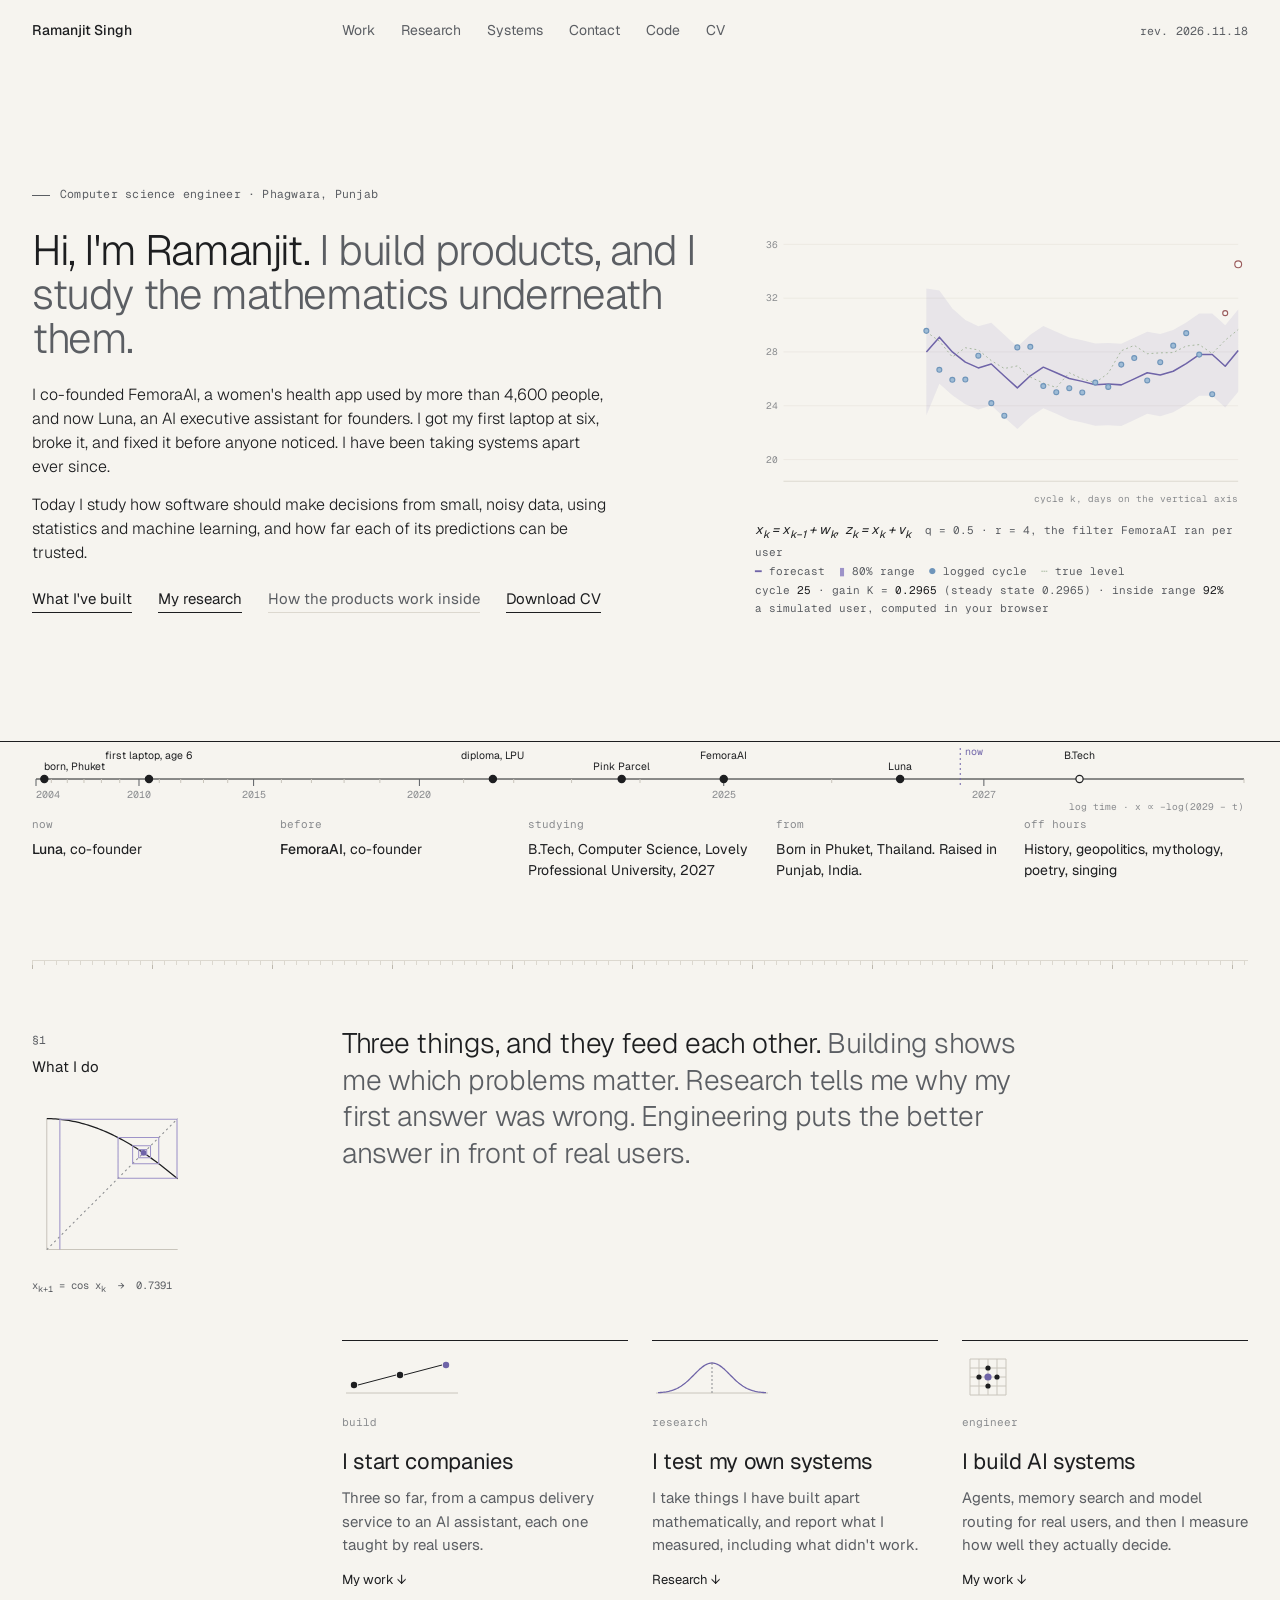
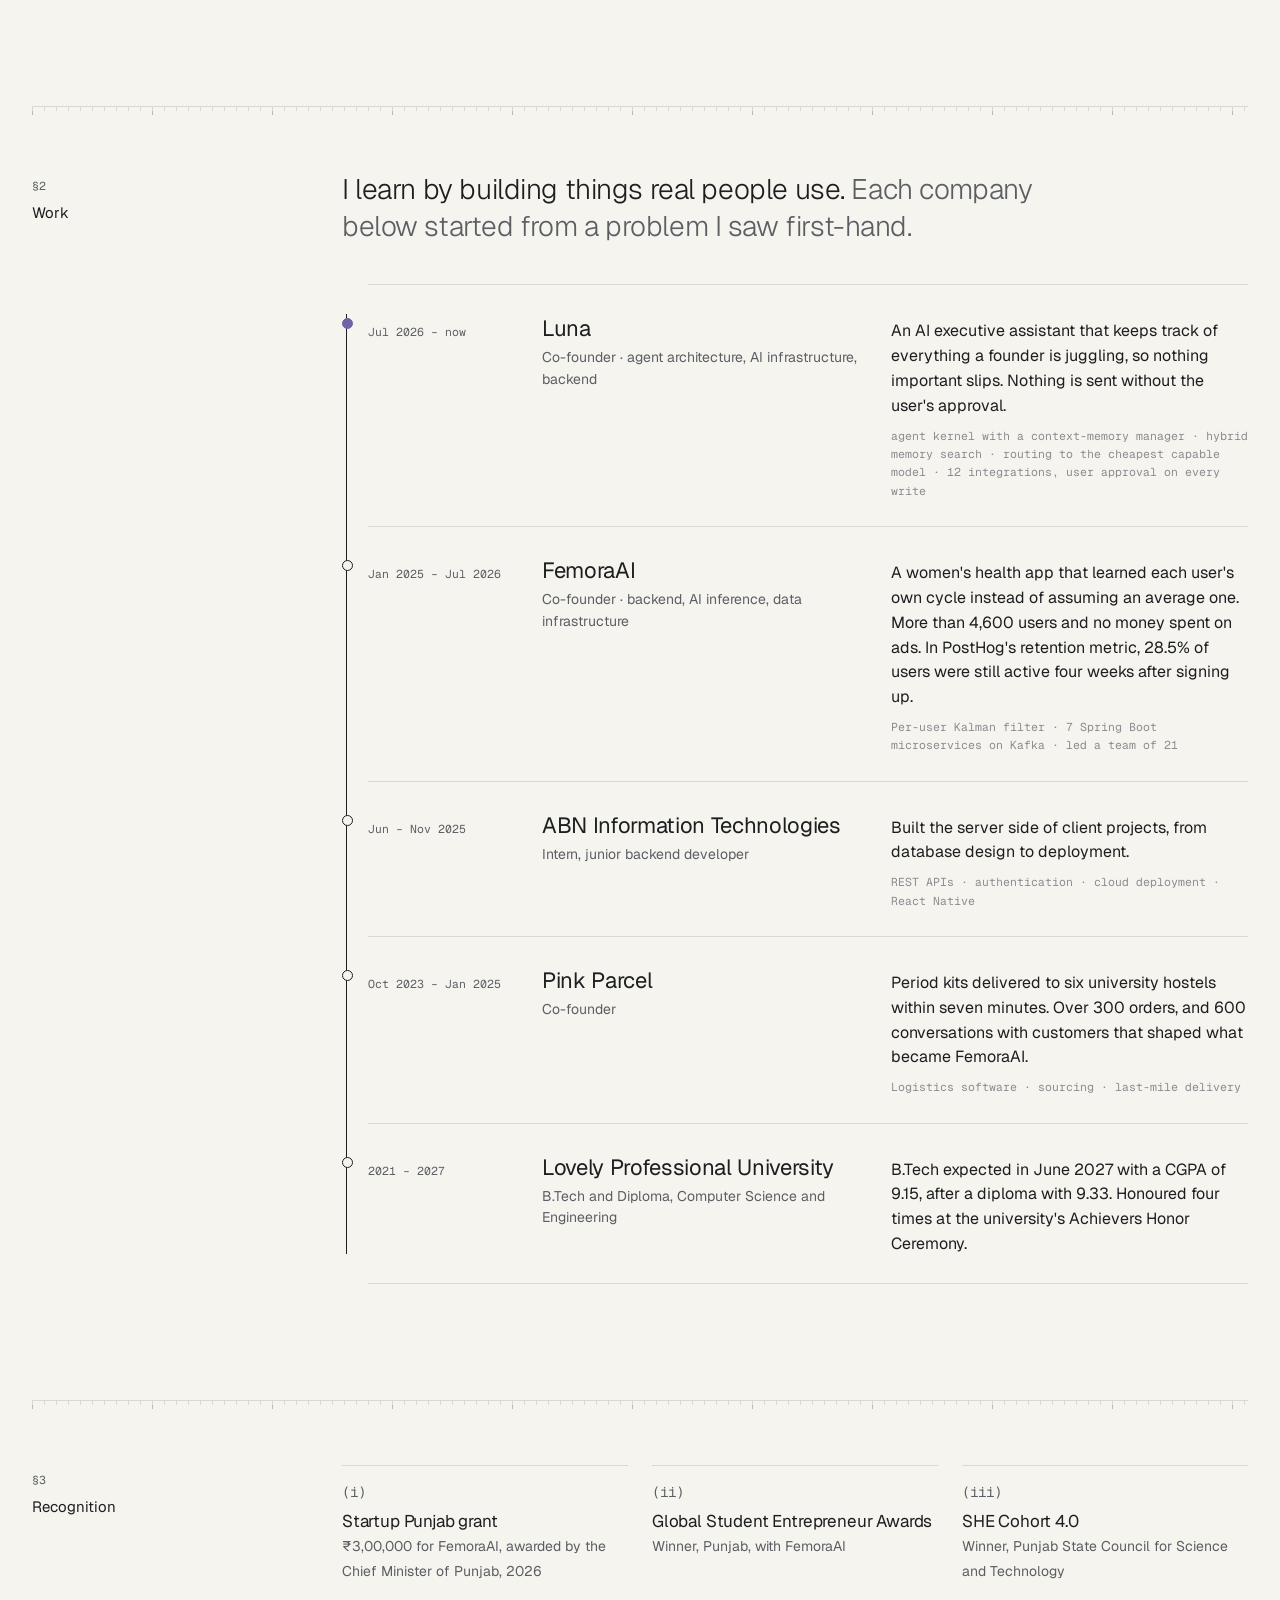
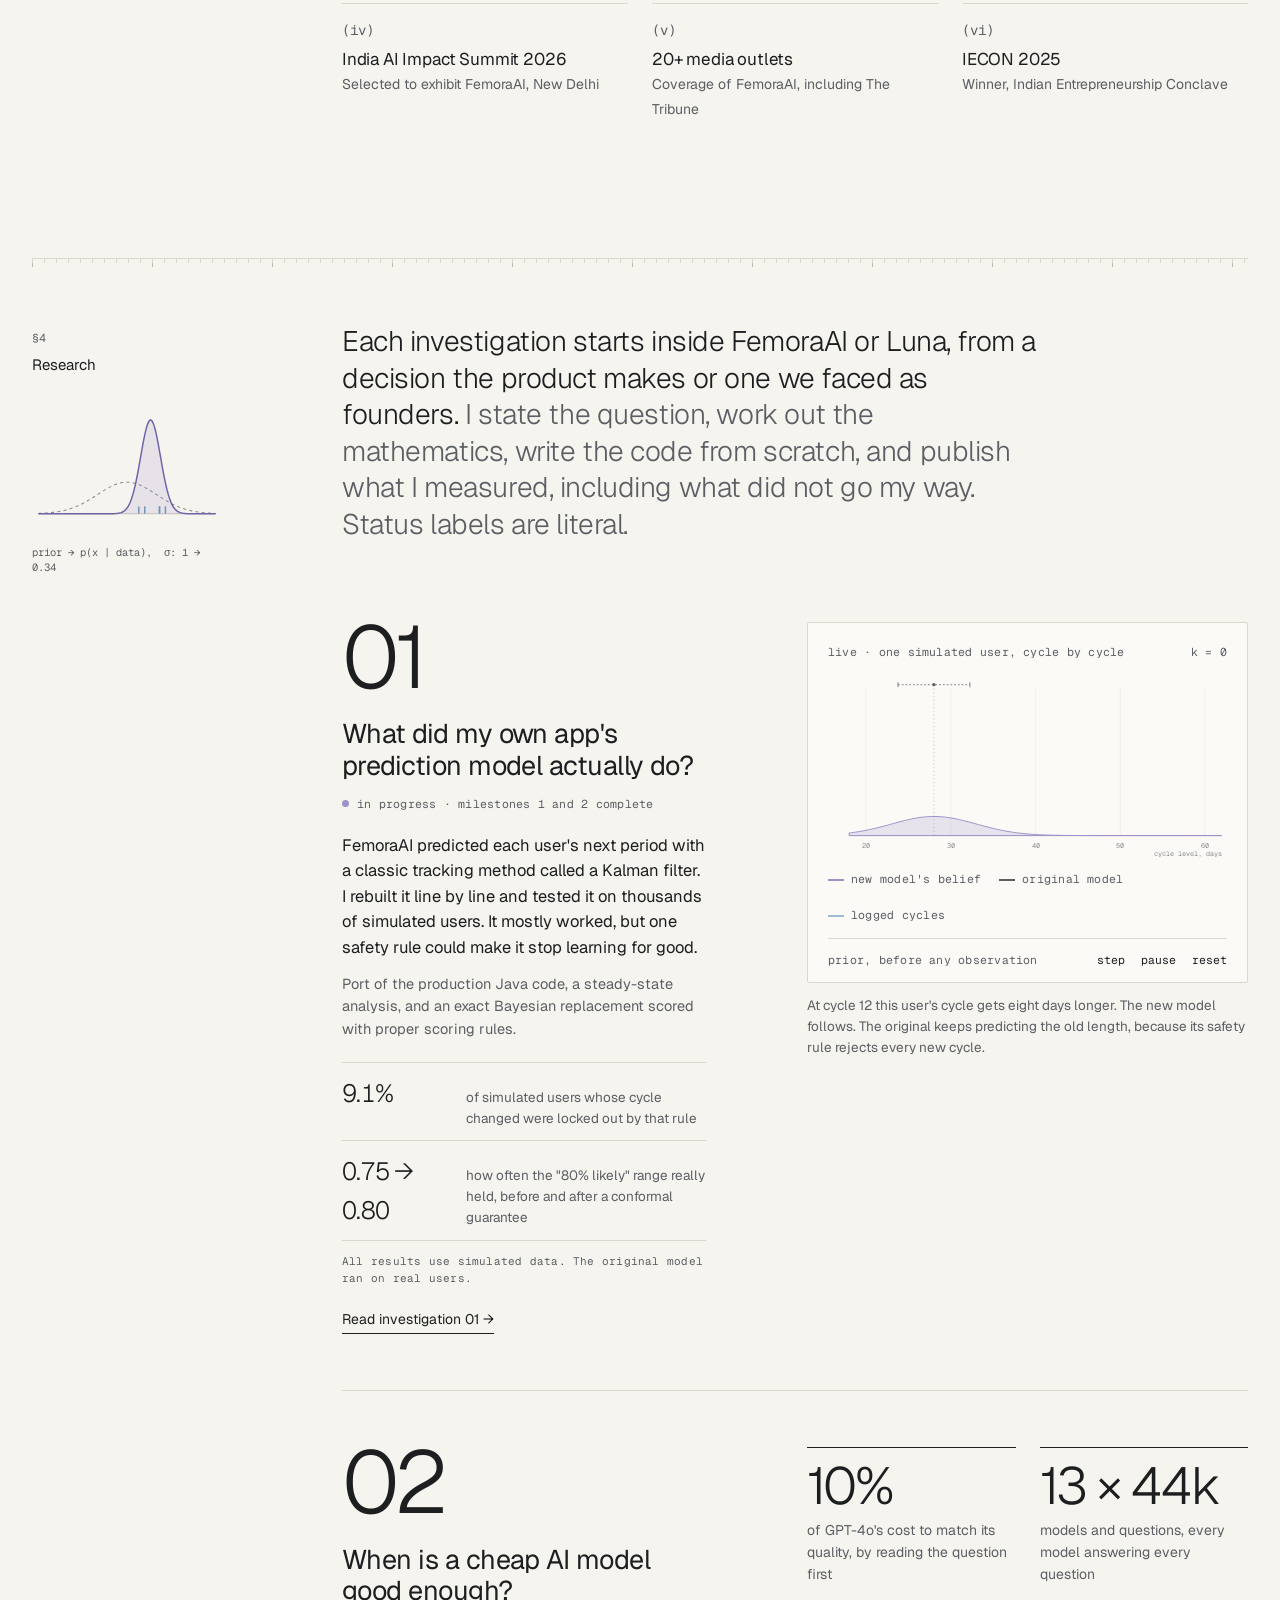
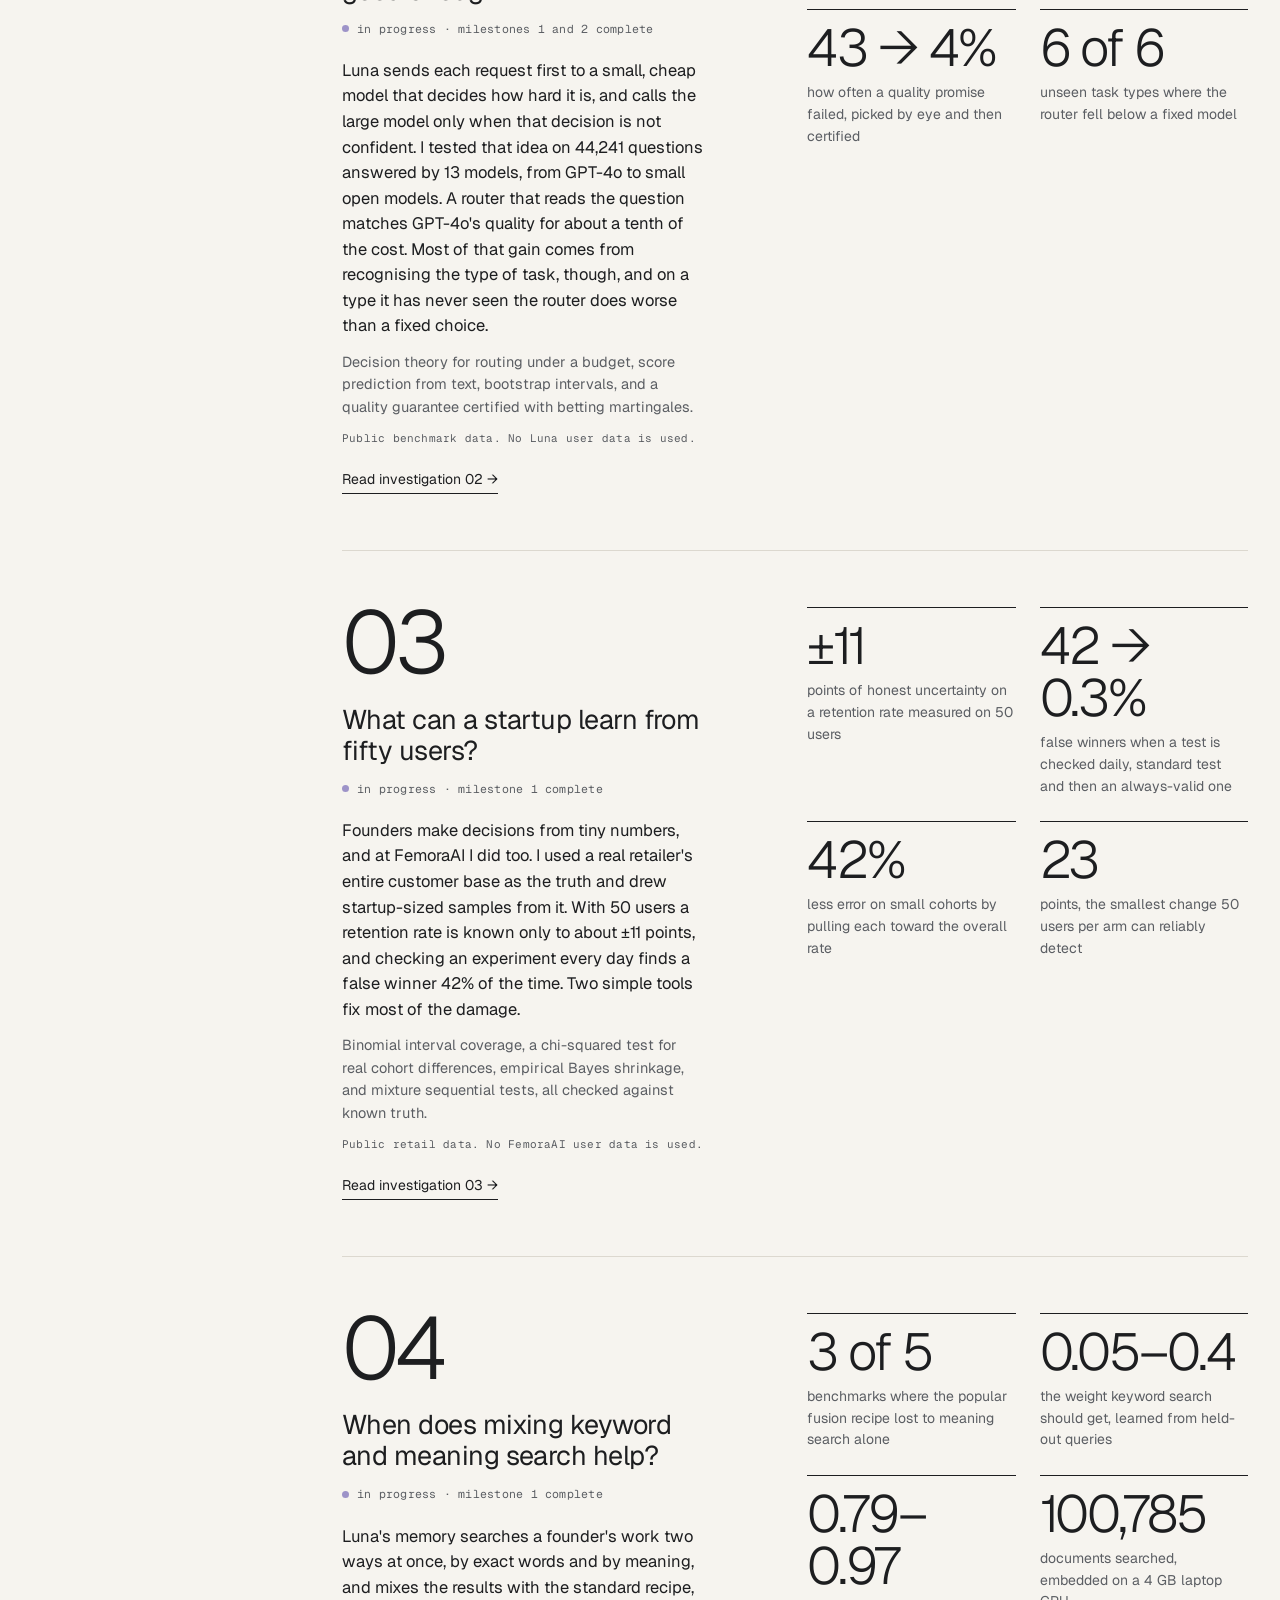
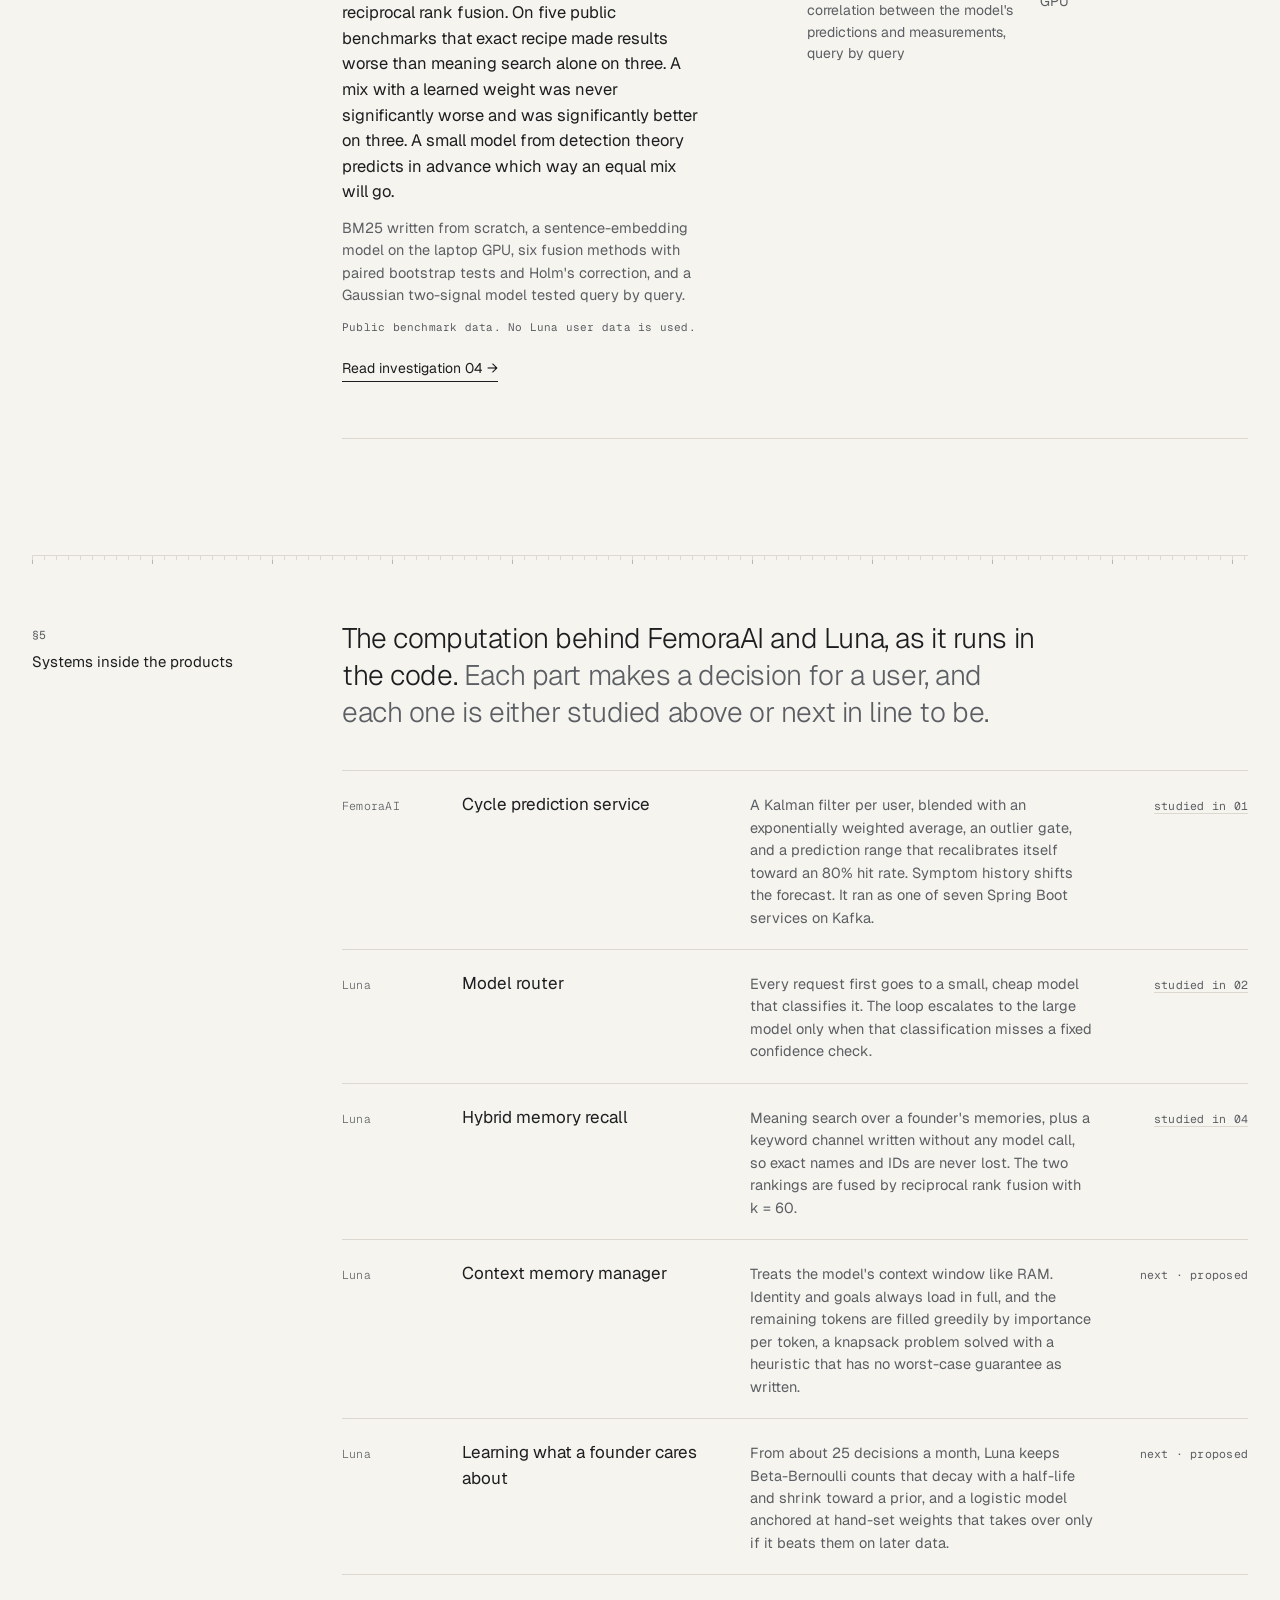
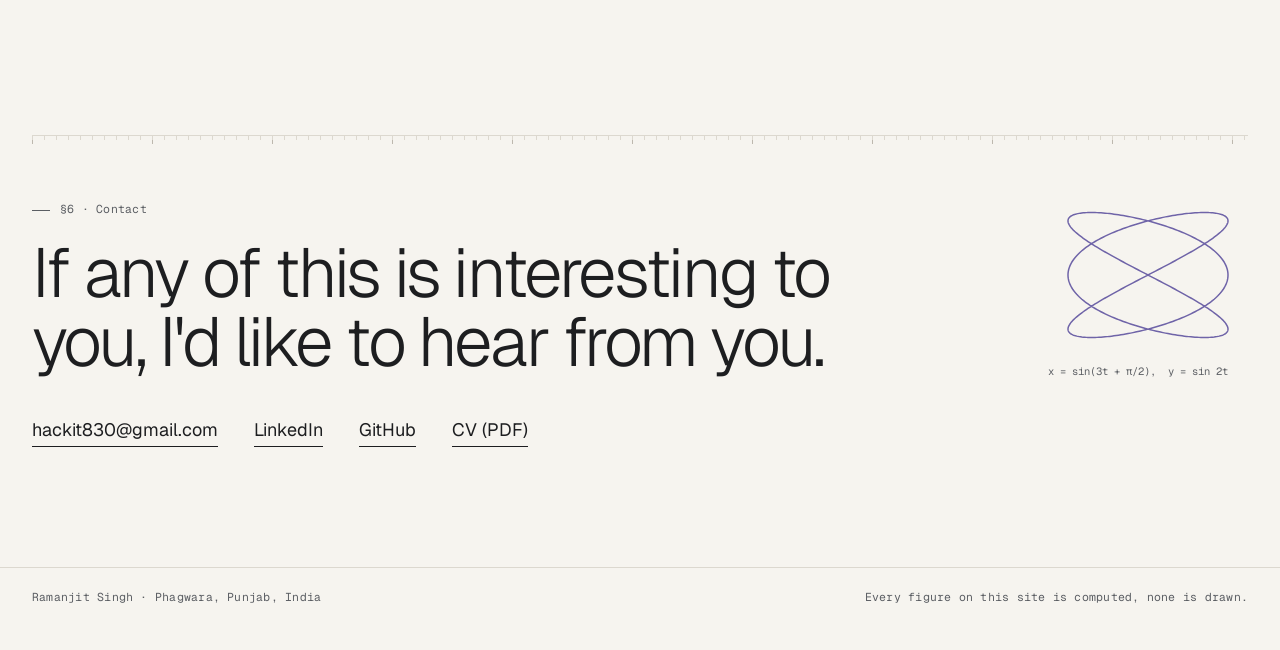
<file: site/index.html>
<!doctype html>
<html lang="en">
<head>
<meta charset="utf-8">
<meta name="viewport" content="width=device-width,initial-scale=1">
<title>Ramanjit Singh</title>
<meta name="description" content="Ramanjit Singh, computer science engineer and co-founder of FemoraAI and Luna. Products, and research investigations into the systems inside them.">
<link rel="preconnect" href="https://fonts.googleapis.com"><link rel="preconnect" href="https://fonts.gstatic.com" crossorigin>
<link href="https://fonts.googleapis.com/css2?family=Geist:wght@300;400;500&family=Geist+Mono:wght@400;500&display=swap" rel="stylesheet">
<style>
:root{
  --ivory:#F6F4EF;--paper:#FBFAF7;--stone:#EBE8E1;--rule:#DCD8CF;--charcoal:#1D1E20;--graphite:#5B5E63;--faint:#8A8C8F;
  --lavender:#9D93C8;--lavender-deep:#6F64A8;--powder:#9FBCD6;--sage:#A3B59B;
  --sans:"Geist",ui-sans-serif,system-ui,sans-serif;--mono:"Geist Mono",ui-monospace,monospace;
}
*{box-sizing:border-box;margin:0;padding:0}
html{scroll-behavior:smooth;scroll-padding-top:80px}
body{background:var(--ivory);color:var(--charcoal);font-family:var(--sans);font-size:16px;line-height:1.55;-webkit-font-smoothing:antialiased}
a{color:inherit;text-decoration:none}
.mono{font-family:var(--mono);font-size:11.5px;letter-spacing:.02em;color:var(--graphite)}
.wrap{max-width:1320px;margin:0 auto;padding:0 32px}
.grid{display:grid;grid-template-columns:repeat(12,minmax(0,1fr));column-gap:24px}
.tick{display:inline-block;width:18px;height:1px;background:var(--graphite);vertical-align:middle;margin-right:10px}
.ul{border-bottom:1px solid var(--rule);transition:border-color .2s}
.ul:hover{border-color:var(--charcoal)}

nav{position:fixed;inset:0 0 auto 0;z-index:10;padding:20px 0;transition:background .3s,border-color .3s;border-bottom:1px solid transparent}
nav.solid{background:rgba(246,244,239,.9);backdrop-filter:blur(10px);border-bottom-color:var(--rule)}
nav .grid{align-items:baseline}
nav .who{grid-column:1/4;font-size:14px;font-weight:500}
nav .links{grid-column:4/11;display:flex;gap:26px;font-size:14px;color:var(--graphite)}
nav .links a:hover{color:var(--charcoal)}
nav .rev{grid-column:11/13;text-align:right}

/* about */
.about{min-height:100vh;display:flex;flex-direction:column;padding-top:74px}
.about > .wrap.grid{flex:1;align-items:center;width:100%}
.about .left{grid-column:1/8;padding:6px 0 22px}
.figure-att{grid-column:8/13;align-self:center;position:relative}
#hero-kf{display:block;width:100%;height:auto}
.att-cap{margin-top:10px;font-family:var(--mono);font-size:11px;line-height:1.7;color:var(--graphite)}
.att-cap i{font-family:var(--sans);font-style:italic;font-size:13px;color:var(--charcoal)}
.att-cap b{font-weight:400;color:var(--charcoal)}
.about h1{font-weight:300;font-size:clamp(32px,3.3vw,52px);line-height:1.04;letter-spacing:-.033em}
.about h1 span{color:var(--graphite)}
.about .intro{margin-top:22px;font-size:clamp(16px,1.15vw,18px);font-weight:300;line-height:1.5;max-width:580px}
.about .intro p+p{margin-top:14px}
.cta{display:flex;gap:26px;flex-wrap:wrap;margin-top:22px;font-size:15px}
.cta a{border-bottom:1px solid var(--charcoal);padding-bottom:2px}
.cta a.soft{border-color:var(--rule);color:var(--graphite)}
.strip{border-top:1px solid var(--charcoal);padding-top:2px}
#lifeline{display:block;width:100%;height:68px;overflow:visible}
.glance{display:grid;grid-template-columns:repeat(5,1fr);gap:24px}
.glance div{padding:4px 0 18px;font-size:14px}
.glance dt{font-family:var(--mono);font-size:11px;color:var(--faint);margin-bottom:6px}
.glance dd b{font-weight:500}

/* generic sections */
section.s{padding:120px 0 20px}
.label{grid-column:1/4;padding-top:6px}
.label .n{font-family:var(--mono);font-size:11.5px;color:var(--graphite)}
.label h2{font-weight:400;font-size:15px;margin-top:6px}
.lead{grid-column:4/11;font-size:clamp(22px,2.2vw,30px);font-weight:300;line-height:1.3;letter-spacing:-.015em}
.lead span{color:var(--graphite)}

/* what I do */
.doing{grid-column:4/13;display:grid;grid-template-columns:repeat(3,1fr);gap:24px;margin-top:44px}
.doing a{display:block;border-top:1px solid var(--charcoal);padding-top:14px;transition:border-color .2s}
.doing a:hover{border-top-color:var(--lavender-deep)}
.doing .k{font-family:var(--mono);font-size:11px;color:var(--faint)}
.doing h3{font-weight:400;font-size:22px;letter-spacing:-.015em;margin:10px 0 8px}
.doing p{font-size:15px;color:var(--graphite)}
.doing .go{display:block;margin-top:14px;font-size:13px;color:var(--charcoal)}

/* work */
.work{grid-column:4/13;margin-top:40px}
.job{display:grid;grid-template-columns:150px minmax(0,1fr) minmax(0,1.1fr);column-gap:24px;padding:26px 0;border-top:1px solid var(--rule);align-items:baseline}
.job:last-child{border-bottom:1px solid var(--rule)}
.job .when{font-family:var(--mono);font-size:11.5px;color:var(--graphite)}
.job h3{font-weight:400;font-size:22px;letter-spacing:-.015em}
.job .role{font-size:14px;color:var(--graphite);margin-top:2px}
.job .plain{font-size:16px}
.job .tech{font-family:var(--mono);font-size:11.5px;color:var(--faint);margin-top:8px;line-height:1.6}

/* recognition */
.rec{grid-column:4/13;display:grid;grid-template-columns:repeat(3,1fr);gap:0 24px;margin-top:40px}
.rec div{border-top:1px solid var(--rule);padding:16px 0 20px}
.rec b{display:block;font-weight:400;font-size:17px;letter-spacing:-.01em}
.rec span{font-size:14px;color:var(--graphite)}

/* research */
.inv{grid-column:4/13;margin-top:46px;display:grid;grid-template-columns:repeat(12,minmax(0,1fr));column-gap:24px;align-items:start;padding-bottom:56px;border-bottom:1px solid var(--rule)}
.inv + .inv{margin-top:56px}
.inv .text{grid-column:1/6}
.inv .num{font-weight:300;font-size:88px;line-height:.8;letter-spacing:-.06em}
.inv h3{font-weight:400;font-size:27px;line-height:1.15;letter-spacing:-.02em;margin-top:26px}
.status{display:inline-flex;align-items:center;gap:8px;margin-top:14px}
.status i{width:7px;height:7px;border-radius:50%;background:var(--lavender)}
.inv .plain{margin-top:18px;font-size:16.5px}
.inv .techline{margin-top:12px;font-size:14.5px;color:var(--graphite)}
.facts{margin-top:22px;border-top:1px solid var(--rule)}
.facts div{display:grid;grid-template-columns:110px 1fr;gap:14px;padding:11px 0;border-bottom:1px solid var(--rule);align-items:baseline}
.facts b{font-weight:300;font-size:25px;letter-spacing:-.03em;font-feature-settings:"tnum"}
.facts span{font-size:13.5px;color:var(--graphite)}
.more{display:inline-block;margin-top:22px;font-size:14px;border-bottom:1px solid var(--charcoal);padding-bottom:2px}
.inv .side{grid-column:7/13}
.card{background:var(--paper);border:1px solid var(--rule);border-radius:2px;padding:20px 20px 14px}
.card svg{display:block;width:100%;height:auto}
.fig-head{display:flex;justify-content:space-between;align-items:baseline;margin-bottom:10px}
.legend{display:flex;gap:18px;flex-wrap:wrap;margin-top:12px}
.sw{display:inline-block;width:16px;height:2px;vertical-align:middle;margin-right:7px}
.ctl{display:flex;justify-content:space-between;align-items:baseline;margin-top:14px;padding-top:12px;border-top:1px solid var(--rule);gap:12px;flex-wrap:wrap}
.ctl button{font:inherit;background:none;border:0;color:var(--charcoal);cursor:pointer;margin-left:16px;padding:0}
.ctl button:hover{color:var(--lavender-deep)}
.cap{margin-top:12px;font-size:13.5px;color:var(--graphite)}
.bignum{display:grid;grid-template-columns:1fr 1fr;gap:24px}
.bignum div{border-top:1px solid var(--charcoal);padding-top:12px}
.bignum b{display:block;font-weight:300;font-size:52px;letter-spacing:-.04em;line-height:1}
.bignum span{display:block;margin-top:8px;font-size:14px;color:var(--graphite)}
.prop{grid-column:4/13;margin-top:52px}
.prop .h{font-family:var(--mono);font-size:11.5px;color:var(--graphite);margin-bottom:12px}
.row{display:grid;grid-template-columns:56px minmax(0,1fr) minmax(0,1.2fr) 100px;column-gap:24px;padding:20px 0;border-top:1px solid var(--rule);align-items:baseline}
.row:last-child{border-bottom:1px solid var(--rule)}
.row.sys{grid-template-columns:96px minmax(0,1fr) minmax(0,1.3fr) 130px}
.row.sys .k{font-family:var(--mono);font-size:11.5px;letter-spacing:.02em;color:var(--graphite)}
.row .tag a{border-bottom:1px solid var(--rule)}.row .tag a:hover{border-bottom-color:var(--charcoal)}
.row .k{font-weight:300;font-size:24px;letter-spacing:-.04em;color:var(--faint)}
.row h4{font-weight:400;font-size:17px}.row h4 a{color:inherit;text-decoration:none;border-bottom:1px solid var(--rule)}.row h4 a:hover{border-bottom-color:var(--charcoal)}
.row p{font-size:14.5px;color:var(--graphite)}
.row .tag{text-align:right}

/* contact */
.contact{padding:140px 0 40px}
.contact h2{grid-column:1/9;font-weight:300;font-size:clamp(40px,5.4vw,80px);line-height:1;letter-spacing:-.04em}
.contact .ways{grid-column:1/-1;display:flex;gap:36px;flex-wrap:wrap;margin-top:36px;font-size:18px}
.contact .ways a{border-bottom:1px solid var(--charcoal);padding-bottom:2px}
footer{padding:80px 0 44px}
footer .grid{border-top:1px solid var(--rule);padding-top:20px;align-items:baseline}
footer .c1{grid-column:1/7}footer .c3{grid-column:7/13;text-align:right}

@media (max-width:1000px){
  .wrap{padding:0 16px}
  nav .links{display:none}nav .who{grid-column:1/8}nav .rev{grid-column:8/13}
  .about .left,.label,.lead,.doing,.work,.rec,.inv,.prop,.contact h2{grid-column:1/-1}
  .about .left{padding-bottom:8px}
  .figure-att{grid-column:1/-1;margin:8px 0 28px}
  #lifeline{height:64px}
  .glance{grid-template-columns:1fr 1fr;gap:0 16px}
  .lead{margin-top:14px}
  .doing,.rec{grid-template-columns:1fr}
  .job{grid-template-columns:1fr;row-gap:6px}
  .inv .text,.inv .side{grid-column:1/-1}.inv .side{margin-top:34px}
  .row{grid-template-columns:44px 1fr;row-gap:6px}.row p,.row .tag{grid-column:2}.row .tag{text-align:left}
  .row.sys{grid-template-columns:1fr}.row.sys p,.row.sys .tag{grid-column:1}
  footer .c1,footer .c3{grid-column:1/-1;text-align:left;margin-bottom:6px}
}

/* mathematical furniture */
.ruler{grid-column:1/-1;height:9px;margin:0 0 56px;border-top:1px solid var(--rule);background-image:repeating-linear-gradient(90deg,var(--rule) 0 1px,transparent 1px 12px),repeating-linear-gradient(90deg,#BDB8AE 0 1px,transparent 1px 120px);background-size:100% 4px,100% 9px;background-repeat:no-repeat}
section.s{padding:96px 0 20px}
.margin-fig{margin-top:28px;max-width:190px}
.gcap{font-family:var(--mono);font-size:10.5px;color:var(--graphite);margin-top:6px;line-height:1.5}
.cardglyph{display:block;width:120px;height:44px;margin-bottom:10px}
.enum{display:block;font-family:var(--mono);font-size:11px;color:var(--faint);margin-bottom:4px}
.work{position:relative;padding-left:26px}
.work::before{content:"";position:absolute;left:4px;top:30px;bottom:30px;width:1px;background:var(--charcoal)}
.job{position:relative}
.job::before{content:"";position:absolute;left:-26px;top:33px;width:9px;height:9px;border-radius:50%;background:var(--ivory);border:1.2px solid var(--charcoal)}
.job:first-child::before{background:var(--lavender-deep);border-color:var(--lavender-deep)}
.contact .grid{position:relative}
.contact-fig{grid-column:10/13;grid-row:2/5;align-self:center;max-width:200px;justify-self:end;width:100%}
.rec-side{margin-top:0}
@media (max-width:1000px){section.s{padding:64px 0 12px}.ruler{margin-bottom:36px}.rec-side{grid-column:1/-1;margin-top:20px}.margin-fig{max-width:150px;margin-top:16px}.contact-fig{grid-column:1/-1;grid-row:auto;justify-self:start;margin-top:28px}}

/* compact navigation (assets/navmenu.js) */
nav .menu{display:none;justify-self:end;font-size:12px;letter-spacing:.04em;background:none;border:1px solid var(--rule);border-radius:2px;padding:6px 12px;color:var(--charcoal);cursor:pointer}
@media (max-width:1000px){
  nav .rev{display:none}
  nav .who{grid-row:1}
  nav .menu{display:block;grid-column:8/13;grid-row:1;align-self:center}
  nav.open{background:#F6F4EF;border-bottom-color:var(--rule)}
  nav.open .links{display:flex;flex-direction:column;gap:0;grid-column:1/-1;grid-row:2;margin-top:14px;border-top:1px solid var(--rule)}
  nav.open .links a{padding:13px 0;border-bottom:1px solid var(--rule);font-size:16px;color:var(--charcoal)}
}
</style>
</head>
<body>

<nav id="nav"><div class="wrap grid">
  <a class="who" href="#">Ramanjit Singh</a>
  <div class="links"><a href="#work">Work</a><a href="#research">Research</a><a href="#inside">Systems</a><a href="#contact">Contact</a><a href="https://github.com/ramanjitsingh-hub/ramanjitsingh-hub.github.io">Code</a><a href="assets/Ramanjit_Singh_CV.pdf" download>CV</a></div>
  <span class="rev mono">rev. 2026.11.18</span>
</div></nav>

<header class="about" id="about"><div class="wrap grid">
  <div class="left">
    <div class="mono"><span class="tick"></span>Computer science engineer · Phagwara, Punjab</div>
    <h1 style="margin-top:26px">Hi, I'm Ramanjit. <span>I build products, and I study the mathematics underneath them.</span></h1>
    <div class="intro">
      <p>I co-founded FemoraAI, a women's health app used by more than 4,600 people, and now Luna, an AI executive assistant for founders. I got my first laptop at six, broke it, and fixed it before anyone noticed. I have been taking systems apart ever since.</p>
      <p>Today I study how software should make decisions from small, noisy data, using statistics and machine learning, and how far each of its predictions can be trusted.</p>
    </div>
    <div class="cta"><a href="#work">What I've built</a><a href="#research">My research</a><a class="soft" href="#inside">How the products work inside</a><a href="assets/Ramanjit_Singh_CV.pdf" download>Download CV</a></div>
  </div>
  <figure class="figure-att" aria-label="FemoraAI's Kalman filter forecasting a simulated user's cycles live">
    <svg id="hero-kf" viewBox="0 0 520 330" role="img" aria-label="Forecast, 80% range and logged cycle lengths, updating cycle by cycle"></svg>
    <figcaption class="att-cap"><i>x<sub>k</sub> = x<sub>k−1</sub> + w<sub>k</sub>, &nbsp;z<sub>k</sub> = x<sub>k</sub> + v<sub>k</sub></i> &nbsp;q = 0.5 · r = 4, the filter FemoraAI ran per user<br>
      <span style="color:#6F64A8">━</span> forecast &nbsp;<span style="color:#9D93C8">▮</span> 80% range &nbsp;<span style="color:#6F95BA">●</span> logged cycle &nbsp;<span style="color:#A3B59B">┄</span> true level<br>
      cycle <b id="kf-k">0</b> · gain K = <b id="kf-K">·</b> (steady state 0.2965) · inside range <b id="kf-cov">·</b><br>
      a simulated user, computed in your browser</figcaption>
  </figure>
</div>
  <div class="strip"><div class="wrap">
    <svg id="lifeline" role="img" aria-label="Timeline from 2004 to 2027"></svg>
    <dl class="glance">
    <div><dt>now</dt><dd><b>Luna</b>, co-founder</dd></div>
    <div><dt>before</dt><dd><b>FemoraAI</b>, co-founder</dd></div>
    <div><dt>studying</dt><dd>B.Tech, Computer Science, Lovely Professional University, 2027</dd></div>
    <div><dt>from</dt><dd>Born in Phuket, Thailand. Raised in Punjab, India.</dd></div>
    <div><dt>off hours</dt><dd>History, geopolitics, mythology, poetry, singing</dd></div>
  </dl>
  </div></div>
</header>



<main>
<section class="s" style="padding-top:60px"><div class="wrap grid">
  <div class="ruler"></div>
  <div class="label"><div class="n">§1</div><h2>What I do</h2><div class="margin-fig" data-glyph="cobweb"></div></div>
  <p class="lead">Three things, and they feed each other. <span>Building shows me which problems matter. Research tells me why my first answer was wrong. Engineering puts the better answer in front of real users.</span></p>
  <div class="doing">
    <a href="#work"><span class="cardglyph" data-glyph="ventures"></span><span class="k">build</span><h3>I start companies</h3><p>Three so far, from a campus delivery service to an AI assistant, each one taught by real users.</p><span class="go">My work ↓</span></a>
    <a href="#research"><span class="cardglyph" data-glyph="gauss"></span><span class="k">research</span><h3>I test my own systems</h3><p>I take things I have built apart mathematically, and report what I measured, including what didn't work.</p><span class="go">Research ↓</span></a>
    <a href="#work"><span class="cardglyph" data-glyph="stencil"></span><span class="k">engineer</span><h3>I build AI systems</h3><p>Agents, memory search and model routing for real users, and then I measure how well they actually decide.</p><span class="go">My work ↓</span></a>
  </div>
</div></section>

<section class="s" id="work"><div class="wrap grid">
  <div class="ruler"></div>
  <div class="label"><div class="n">§2</div><h2>Work</h2></div>
  <p class="lead">I learn by building things real people use. <span>Each company below started from a problem I saw first-hand.</span></p>
  <div class="work">
    <div class="job"><span class="when">Jul 2026 – now</span><div><h3>Luna</h3><div class="role">Co-founder · agent architecture, AI infrastructure, backend</div></div>
      <div><p class="plain">An AI executive assistant that keeps track of everything a founder is juggling, so nothing important slips. Nothing is sent without the user's approval.</p>
      <p class="tech">agent kernel with a context-memory manager · hybrid memory search · routing to the cheapest capable model · 12 integrations, user approval on every write</p></div></div>
    <div class="job"><span class="when">Jan 2025 – Jul 2026</span><div><h3>FemoraAI</h3><div class="role">Co-founder · backend, AI inference, data infrastructure</div></div>
      <div><p class="plain">A women's health app that learned each user's own cycle instead of assuming an average one. More than 4,600 users and no money spent on ads. In PostHog's retention metric, 28.5% of users were still active four weeks after signing up.</p>
      <p class="tech">Per-user Kalman filter · 7 Spring Boot microservices on Kafka · led a team of 21</p></div></div>
    <div class="job"><span class="when">Jun – Nov 2025</span><div><h3>ABN Information Technologies</h3><div class="role">Intern, junior backend developer</div></div>
      <div><p class="plain">Built the server side of client projects, from database design to deployment.</p>
      <p class="tech">REST APIs · authentication · cloud deployment · React Native</p></div></div>
    <div class="job"><span class="when">Oct 2023 – Jan 2025</span><div><h3>Pink Parcel</h3><div class="role">Co-founder</div></div>
      <div><p class="plain">Period kits delivered to six university hostels within seven minutes. Over 300 orders, and 600 conversations with customers that shaped what became FemoraAI.</p>
      <p class="tech">Logistics software · sourcing · last-mile delivery</p></div></div>
    <div class="job"><span class="when">2021 – 2027</span><div><h3>Lovely Professional University</h3><div class="role">B.Tech and Diploma, Computer Science and Engineering</div></div>
      <div><p class="plain">B.Tech expected in June 2027 with a CGPA of 9.15, after a diploma with 9.33. Honoured four times at the university's Achievers Honor Ceremony.</p></div></div>
  </div>
</div></section>

<section class="s"><div class="wrap grid">
  <div class="ruler"></div>
  <div class="label"><div class="n">§3</div><h2>Recognition</h2></div>
  <div class="rec rec-side">
    <div><span class="enum">(i)</span><b>Startup Punjab grant</b><span>₹3,00,000 for FemoraAI, awarded by the Chief Minister of Punjab, 2026</span></div>
    <div><span class="enum">(ii)</span><b>Global Student Entrepreneur Awards</b><span>Winner, Punjab, with FemoraAI</span></div>
    <div><span class="enum">(iii)</span><b>SHE Cohort 4.0</b><span>Winner, Punjab State Council for Science and Technology</span></div>
    <div><span class="enum">(iv)</span><b>India AI Impact Summit 2026</b><span>Selected to exhibit FemoraAI, New Delhi</span></div>
    <div><span class="enum">(v)</span><b>20+ media outlets</b><span>Coverage of FemoraAI, including The Tribune</span></div>
    <div><span class="enum">(vi)</span><b>IECON 2025</b><span>Winner, Indian Entrepreneurship Conclave</span></div>
  </div>
</div></section>

<section class="s" id="research"><div class="wrap grid">
  <div class="ruler"></div>
  <div class="label"><div class="n">§4</div><h2>Research</h2><div class="margin-fig" data-glyph="posterior"></div></div>
  <p class="lead">Each investigation starts inside FemoraAI or Luna, from a decision the product makes or one we faced as founders. <span>I state the question, work out the mathematics, write the code from scratch, and publish what I measured, including what did not go my way. Status labels are literal.</span></p>

  <div class="inv">
    <div class="text">
      <div class="num">01</div>
      <h3>What did my own app's prediction model actually do?</h3>
      <div class="status mono"><i></i>in progress · milestones 1 and 2 complete</div>
      <p class="plain">FemoraAI predicted each user's next period with a classic tracking method called a Kalman filter. I rebuilt it line by line and tested it on thousands of simulated users. It mostly worked, but one safety rule could make it stop learning for good.</p>
      <p class="techline">Port of the production Java code, a steady-state analysis, and an exact Bayesian replacement scored with proper scoring rules.</p>
      <div class="facts">
        <div><b>9.1%</b><span>of simulated users whose cycle changed were locked out by that rule</span></div>
        <div><b>0.75 → 0.80</b><span>how often the "80% likely" range really held, before and after a conformal guarantee</span></div>
      </div>
      <p class="mono" style="margin-top:12px;font-size:11px">All results use simulated data. The original model ran on real users.</p>
      <a class="more" href="01/">Read investigation 01 →</a>
    </div>
    <div class="side">
      <div class="card">
        <div class="fig-head"><span class="mono">live · one simulated user, cycle by cycle</span><span class="mono" id="f-k">k = 0</span></div>
        <svg id="fig1" viewBox="0 0 640 300" role="img" aria-label="Posterior density of cycle level updating cycle by cycle"></svg>
        <div class="legend mono">
          <span><i class="sw" style="background:var(--lavender)"></i>new model's belief</span>
          <span><i class="sw" style="background:var(--graphite)"></i>original model</span>
          <span><i class="sw" style="background:var(--powder)"></i>logged cycles</span>
        </div>
        <div class="ctl mono"><span id="f-read">before any data</span><span><button id="b-step">step</button><button id="b-play">pause</button><button id="b-reset">reset</button></span></div>
      </div>
      <p class="cap">At cycle 12 this user's cycle gets eight days longer. The new model follows. The original keeps predicting the old length, because its safety rule rejects every new cycle.</p>
    </div>
  </div>

  <div class="inv">
    <div class="text">
      <div class="num">02</div>
      <h3>When is a cheap AI model good enough?</h3>
      <div class="status mono"><i></i>in progress · milestones 1 and 2 complete</div>
      <p class="plain">Luna sends each request first to a small, cheap model that decides how hard it is, and calls the large model only when that decision is not confident. I tested that idea on 44,241 questions answered by 13 models, from GPT-4o to small open models. A router that reads the question matches GPT-4o's quality for about a tenth of the cost. Most of that gain comes from recognising the type of task, though, and on a type it has never seen the router does worse than a fixed choice.</p>
      <p class="techline">Decision theory for routing under a budget, score prediction from text, bootstrap intervals, and a quality guarantee certified with betting martingales.</p>
      <p class="mono" style="margin-top:12px;font-size:11px">Public benchmark data. No Luna user data is used.</p>
      <a class="more" href="02/">Read investigation 02 →</a>
    </div>
    <div class="side">
      <div class="bignum">
        <div><b>10%</b><span>of GPT-4o's cost to match its quality, by reading the question first</span></div>
        <div><b>13 × 44k</b><span>models and questions, every model answering every question</span></div>
        <div><b>43 → 4%</b><span>how often a quality promise failed, picked by eye and then certified</span></div>
        <div><b>6 of 6</b><span>unseen task types where the router fell below a fixed model</span></div>
      </div>
    </div>
  </div>

  <div class="inv">
    <div class="text">
      <div class="num">03</div>
      <h3>What can a startup learn from fifty users?</h3>
      <div class="status mono"><i></i>in progress · milestone 1 complete</div>
      <p class="plain">Founders make decisions from tiny numbers, and at FemoraAI I did too. I used a real retailer's entire customer base as the truth and drew startup-sized samples from it. With 50 users a retention rate is known only to about ±11 points, and checking an experiment every day finds a false winner 42% of the time. Two simple tools fix most of the damage.</p>
      <p class="techline">Binomial interval coverage, a chi-squared test for real cohort differences, empirical Bayes shrinkage, and mixture sequential tests, all checked against known truth.</p>
      <p class="mono" style="margin-top:12px;font-size:11px">Public retail data. No FemoraAI user data is used.</p>
      <a class="more" href="03/">Read investigation 03 →</a>
    </div>
    <div class="side">
      <div class="bignum">
        <div><b>±11</b><span>points of honest uncertainty on a retention rate measured on 50 users</span></div>
        <div><b>42 → 0.3%</b><span>false winners when a test is checked daily, standard test and then an always-valid one</span></div>
        <div><b>42%</b><span>less error on small cohorts by pulling each toward the overall rate</span></div>
        <div><b>23</b><span>points, the smallest change 50 users per arm can reliably detect</span></div>
      </div>
    </div>
  </div>

  <div class="inv">
    <div class="text">
      <div class="num">04</div>
      <h3>When does mixing keyword and meaning search help?</h3>
      <div class="status mono"><i></i>in progress · milestone 1 complete</div>
      <p class="plain">Luna's memory searches a founder's work two ways at once, by exact words and by meaning, and mixes the results with the standard recipe, reciprocal rank fusion. On five public benchmarks that exact recipe made results worse than meaning search alone on three. A mix with a learned weight was never significantly worse and was significantly better on three. A small model from detection theory predicts in advance which way an equal mix will go.</p>
      <p class="techline">BM25 written from scratch, a sentence-embedding model on the laptop GPU, six fusion methods with paired bootstrap tests and Holm's correction, and a Gaussian two-signal model tested query by query.</p>
      <p class="mono" style="margin-top:12px;font-size:11px">Public benchmark data. No Luna user data is used.</p>
      <a class="more" href="04/">Read investigation 04 →</a>
    </div>
    <div class="side">
      <div class="bignum">
        <div><b>3 of 5</b><span>benchmarks where the popular fusion recipe lost to meaning search alone</span></div>
        <div><b>0.05–0.4</b><span>the weight keyword search should get, learned from held-out queries</span></div>
        <div><b>0.79–0.97</b><span>correlation between the model's predictions and measurements, query by query</span></div>
        <div><b>100,785</b><span>documents searched, embedded on a 4 GB laptop GPU</span></div>
      </div>
    </div>
  </div>

</div></section>

<section class="s" id="inside"><div class="wrap grid">
  <div class="ruler"></div>
  <div class="label"><div class="n">§5</div><h2>Systems inside the products</h2></div>
  <p class="lead">The computation behind FemoraAI and Luna, as it runs in the code. <span>Each part makes a decision for a user, and each one is either studied above or next in line to be.</span></p>
  <div class="prop" style="margin-top:40px">
    <div class="row sys"><span class="k">FemoraAI</span><h4>Cycle prediction service</h4><p>A Kalman filter per user, blended with an exponentially weighted average, an outlier gate, and a prediction range that recalibrates itself toward an 80% hit rate. Symptom history shifts the forecast. It ran as one of seven Spring Boot services on Kafka.</p><span class="tag mono"><a href="01/">studied in 01</a></span></div>
    <div class="row sys"><span class="k">Luna</span><h4>Model router</h4><p>Every request first goes to a small, cheap model that classifies it. The loop escalates to the large model only when that classification misses a fixed confidence check.</p><span class="tag mono"><a href="02/">studied in 02</a></span></div>
    <div class="row sys"><span class="k">Luna</span><h4>Hybrid memory recall</h4><p>Meaning search over a founder's memories, plus a keyword channel written without any model call, so exact names and IDs are never lost. The two rankings are fused by reciprocal rank fusion with k = 60.</p><span class="tag mono"><a href="04/">studied in 04</a></span></div>
    <div class="row sys"><span class="k">Luna</span><h4>Context memory manager</h4><p>Treats the model's context window like RAM. Identity and goals always load in full, and the remaining tokens are filled greedily by importance per token, a knapsack problem solved with a heuristic that has no worst-case guarantee as written.</p><span class="tag mono">next · proposed</span></div>
    <div class="row sys"><span class="k">Luna</span><h4>Learning what a founder cares about</h4><p>From about 25 decisions a month, Luna keeps Beta-Bernoulli counts that decay with a half-life and shrink toward a prior, and a logistic model anchored at hand-set weights that takes over only if it beats them on later data.</p><span class="tag mono">next · proposed</span></div>
  </div>
</div></section>

<section class="contact" id="contact"><div class="wrap grid">
  <div class="ruler"></div>
  <div class="mono" style="grid-column:1/9;margin-bottom:20px"><span class="tick"></span>§6 · Contact</div>
  <h2>If any of this is interesting to you, I'd like to hear from you.</h2>
  <div class="contact-fig" data-glyph="lissajous"></div>
  <div class="ways"><a href="mailto:hackit830@gmail.com">hackit830@gmail.com</a><a href="https://www.linkedin.com/in/ramanjitsingh1">LinkedIn</a><a href="https://github.com/ramanjitsingh-hub">GitHub</a><a href="assets/Ramanjit_Singh_CV.pdf" download>CV (PDF)</a></div>
</div></section>
</main>

<footer><div class="wrap grid mono">
  <span class="c1">Ramanjit Singh · Phagwara, Punjab, India</span>
  <span class="c3">Every figure on this site is computed, none is drawn.</span>
</div></footer>

<script src="assets/navmenu.js"></script>
<script src="assets/hero-kalman.js"></script>
<script src="assets/glyphs.js"></script>
<script src="assets/lifeline.js"></script>
<script src="assets/filter.js"></script>
<script src="assets/home-fig1.js"></script>
<script>
addEventListener("scroll", () => document.getElementById("nav").classList.toggle("solid", scrollY > 40), { passive: true });
</script>
</body>
</html>
</file>
